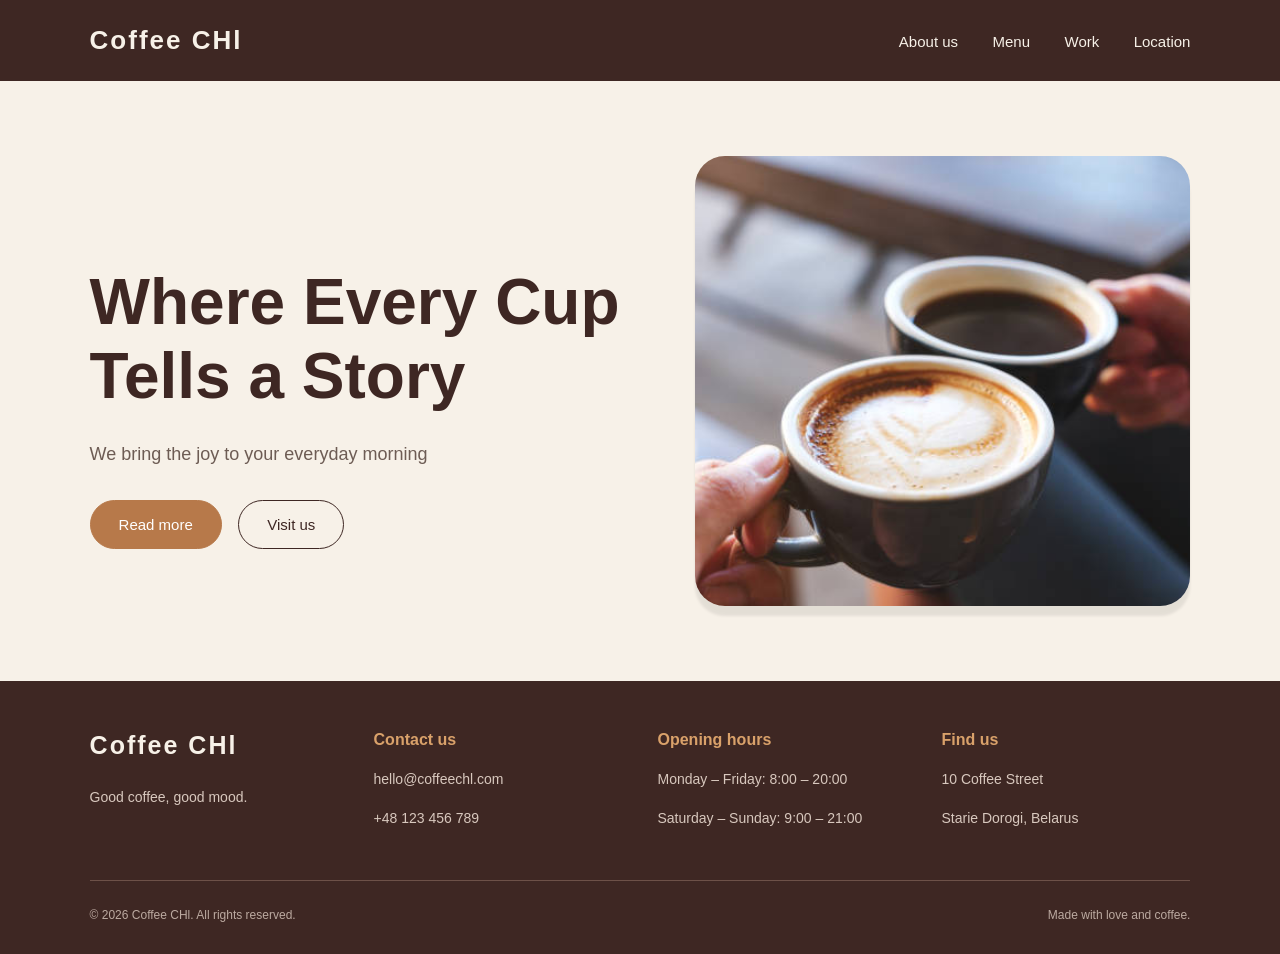
<file: index.html>
<!DOCTYPE html>
<html lang="ru">
<head>
<meta charset="UTF-8">
<meta name="viewport" content="width=device-width, initial-scale=1.0">
<title>Coffee CHl</title>
<link rel="stylesheet" href="style.css">
</head>
<body>
<header>
    <h3>Coffee CHl</h3>
<nav>

<a href="about.html">About us</a>
<a href="#menu">Menu</a>
<a href="#job">Work</a>
<a href="#map">Location</a>
</nav>
</header>
<section id="about">
 <div class="about-text">
        <h1>Where Every Cup<br>Tells a Story</h1>
        <h5>We bring the joy to your everyday morning</h5>
        <button class="but1">Read more</button>
        <button class="but2">Visit us</button>
    </div>
    <img src="coffee.jpg" alt="A cup of coffee" class="coffee-image">
</section>
<footer>
    <div class="footer-main">
        <div class="footer-brand">
            <h3>Coffee CHl</h3>
            <p>Good coffee, good mood.</p>
        </div>
        <div class="footer-contacts">
            <h4>Contact us</h4>
            <p>hello@coffeechl.com</p>
            <p>+48 123 456 789</p>
        </div>
        <div class="footer-hours">
            <h4>Opening hours</h4>
            <p>Monday – Friday: 8:00 – 20:00</p>
            <p>Saturday – Sunday: 9:00 – 21:00</p>
        </div>
        <div class="footer-location">
            <h4>Find us</h4>
            <p>10 Coffee Street</p>
            <p>Starie Dorogi, Belarus</p>
        </div>
    </div>
    <div class="footer-bottom">
        <p>&copy; 2026 Coffee CHl. All rights reserved.</p>
        <p>Made with love and coffee.</p>
    </div>
</footer>
</body>
</html>
</file>
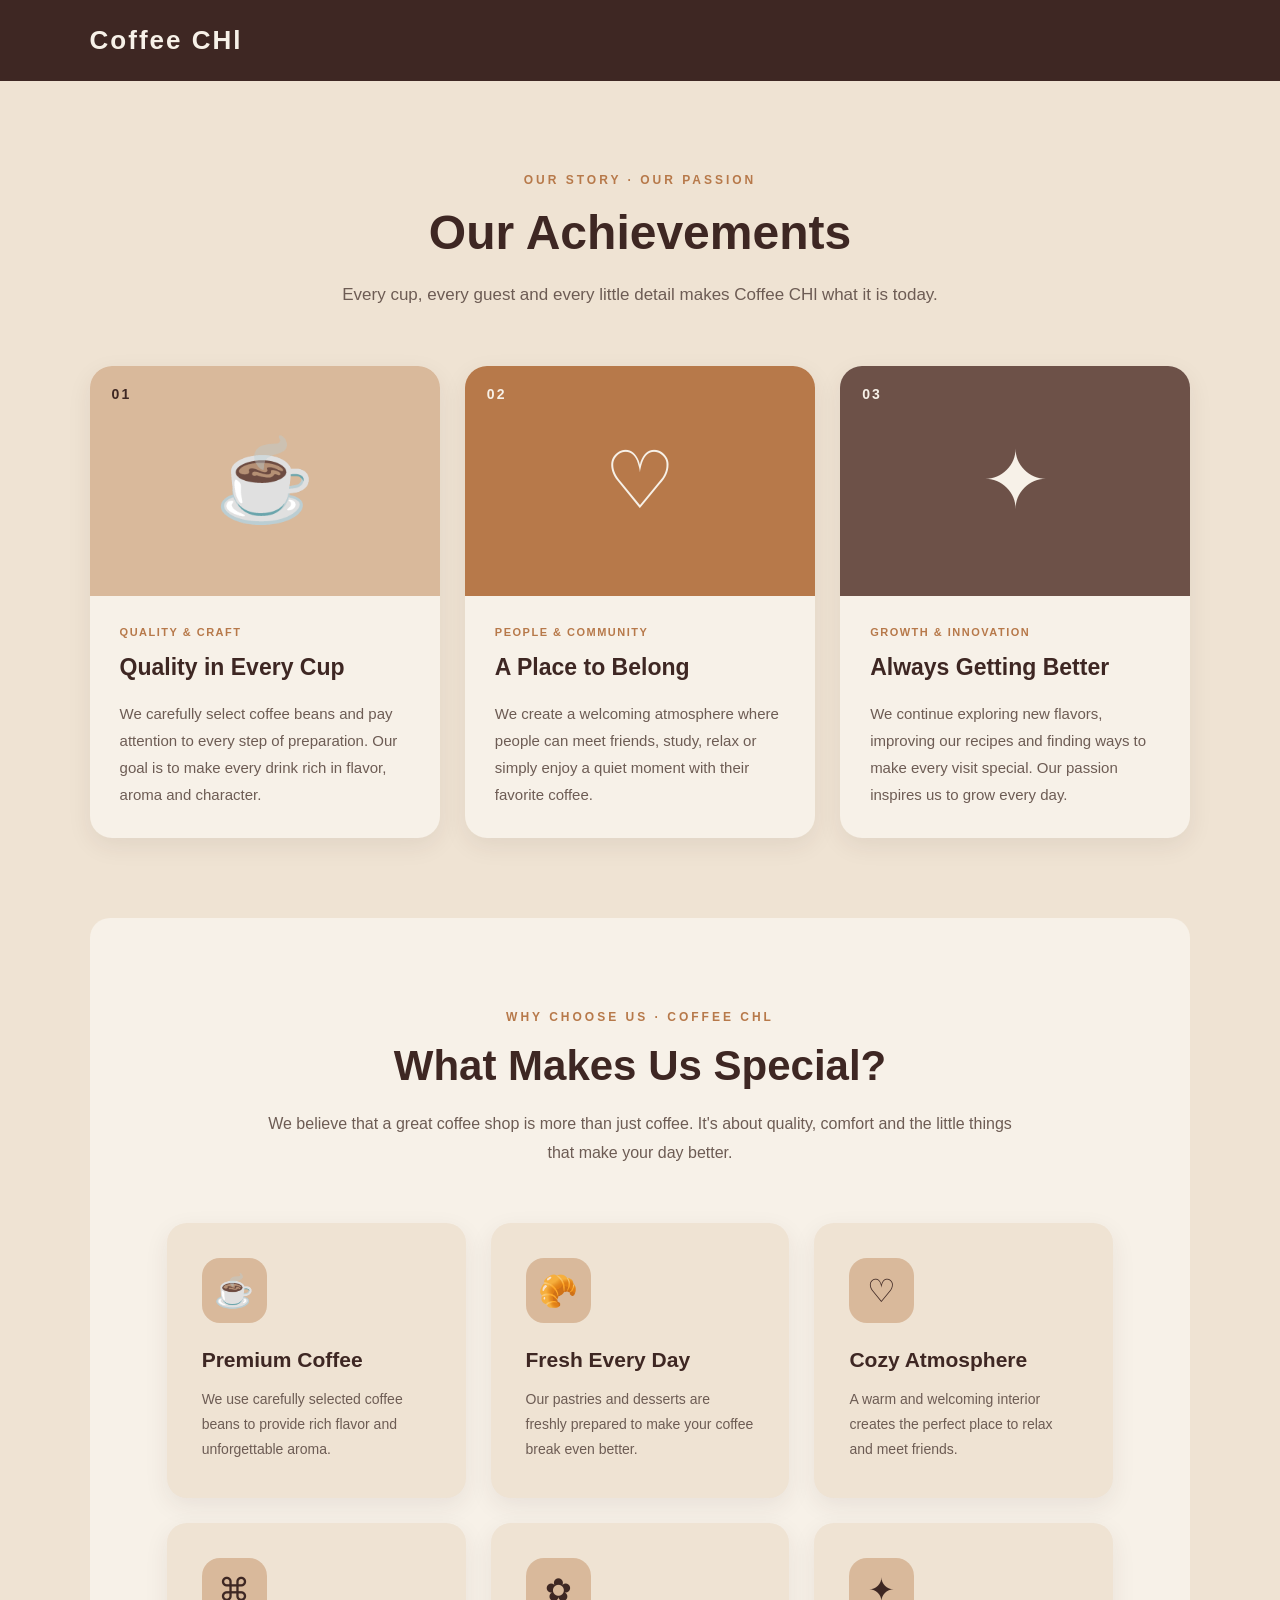
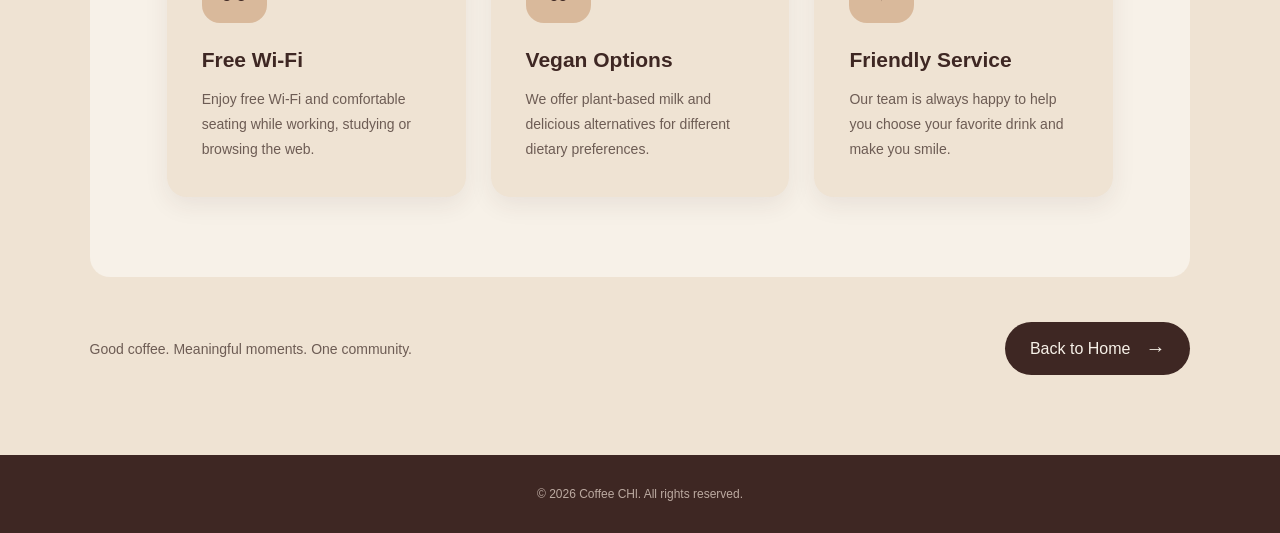
<file: about.html>
<!DOCTYPE html>
<html lang="en">
<head>
    <meta charset="UTF-8">
    <meta name="viewport" content="width=device-width, initial-scale=1.0">
    <title>Our Achievements | Coffee CHl</title>
    <link rel="stylesheet" href="about.css">
</head>

<body>

    <header>
        <h3>Coffee CHl</h3>
    </header>

    <main>

        <section class="achievements">

            <div class="section-heading">
                <p class="eyebrow">OUR STORY · OUR PASSION</p>

                <h1>Our Achievements</h1>

                <p class="section-description">
                    Every cup, every guest and every little detail
                    makes Coffee CHl what it is today.
                </p>
            </div>

            <div class="achievements-container">

                <!-- First achievement -->
                <article class="achievement-card card-one">

                    <div class="card-visual visual-one">
                        <span>01</span>
                        <div class="coffee-symbol">☕</div>
                    </div>

                    <div class="card-content">
                        <p class="card-label">QUALITY & CRAFT</p>

                        <h2>Quality in Every Cup</h2>

                        <p>
                            We carefully select coffee beans and pay
                            attention to every step of preparation.
                            Our goal is to make every drink rich in
                            flavor, aroma and character.
                        </p>
                    </div>

                </article>

        
                <article class="achievement-card card-two">

                    <div class="card-visual visual-two">
                        <span>02</span>
                        <div class="coffee-symbol">♡</div>
                    </div>

                    <div class="card-content">
                        <p class="card-label">PEOPLE & COMMUNITY</p>

                        <h2>A Place to Belong</h2>

                        <p>
                            We create a welcoming atmosphere where
                            people can meet friends, study, relax
                            or simply enjoy a quiet moment with
                            their favorite coffee.
                        </p>
                    </div>

                </article>

              
                <article class="achievement-card card-three">

                    <div class="card-visual visual-three">
                        <span>03</span>
                        <div class="coffee-symbol">✦</div>
                    </div>

                    <div class="card-content">
                        <p class="card-label">GROWTH & INNOVATION</p>

                        <h2>Always Getting Better</h2>

                        <p>
                            We continue exploring new flavors,
                            improving our recipes and finding ways
                            to make every visit special.
                            Our passion inspires us to grow every day.
                        </p>
                    </div>

                </article>

            </div>


<section class="advantages">

    <div class="advantages-heading">
        <p class="eyebrow">WHY CHOOSE US · COFFEE CHL</p>

        <h2>What Makes Us Special?</h2>

        <p>
            We believe that a great coffee shop is more than
            just coffee. It's about quality, comfort and
            the little things that make your day better.
        </p>
    </div>

    <div class="advantages-grid">

        <article class="advantage-card">
            <div class="advantage-icon">☕</div>
            <h3>Premium Coffee</h3>
            <p>
                We use carefully selected coffee beans
                to provide rich flavor and unforgettable aroma.
            </p>
        </article>

        <article class="advantage-card">
            <div class="advantage-icon">🥐</div>
            <h3>Fresh Every Day</h3>
            <p>
                Our pastries and desserts are freshly prepared
                to make your coffee break even better.
            </p>
        </article>

        <article class="advantage-card">
            <div class="advantage-icon">♡</div>
            <h3>Cozy Atmosphere</h3>
            <p>
                A warm and welcoming interior creates
                the perfect place to relax and meet friends.
            </p>
        </article>

        <article class="advantage-card">
            <div class="advantage-icon">⌘</div>
            <h3>Free Wi-Fi</h3>
            <p>
                Enjoy free Wi-Fi and comfortable seating
                while working, studying or browsing the web.
            </p>
        </article>

        <article class="advantage-card">
            <div class="advantage-icon">✿</div>
            <h3>Vegan Options</h3>
            <p>
                We offer plant-based milk and delicious
                alternatives for different dietary preferences.
            </p>
        </article>

        <article class="advantage-card">
            <div class="advantage-icon">✦</div>
            <h3>Friendly Service</h3>
            <p>
                Our team is always happy to help you
                choose your favorite drink and make you smile.
            </p>
        </article>

    </div>

</section>
            <div class="achievements-footer">
                <p>Good coffee. Meaningful moments. One community.</p>

                <a href="index.html" class="back-button">
                    Back to Home <span>→</span>
                </a>
            </div>

        </section>

    </main>

    <footer>
        <p>© 2026 Coffee CHl. All rights reserved.</p>
    </footer>

</body>
</html>
</file>
<file: style.css>
* {
    box-sizing: border-box;
}

body {
    margin: 0;
    background-color: #F7F1E8;
    color: #3E2723;
    font-family: Arial, sans-serif;
}
header {
    background-color: #3E2723;
      color: #F7F1E8;
    padding: 25px 7%;
}

header h3 {
    display: inline-block;
    font-size: 26px;
    margin: 0;
    letter-spacing: 2px;
}

nav {
    float: right;
    padding-top: 8px; 
    border-bottom:#6D5148;
}

nav a {
    color: #F7F1E8;
    text-decoration: none;
    margin-left: 30px;
    font-size: 15px;
    transition: 0.3s;
}

nav a:hover {
    color: #B7794A;
}
#about {
    padding: 100px 7%;
    min-height: 600px;
    display: flex;
    align-items: center;
    justify-content: space-between;
    gap: 50px;
    padding: 70px 7%;
}

#about h1 {
    font-size: 64px;
    line-height: 1.15;
    margin-bottom: 25px;
}

#about h5 {
    color: #6D5C54;
    font-size: 18px;
    font-weight: normal;
    margin-bottom: 35px;
}
.but1,
.but2 {
    padding: 15px 28px;
    border-radius: 30px;
    font-size: 15px;
    cursor: pointer;
    transition: 0.3s;
}

.but1 {
    background-color: #B7794A;
    color: white;
    border: 1px solid #B7794A;
}

.but1:hover {
    background-color: #8F5935;
     scale: 120%;
}

.but2 {
    background-color: transparent;
    color: #3E2723;
    border: 1px solid #3E2723;
    margin-left: 12px;
    transition: 0.3s;
}

.but2:hover {
    background-color: #3E2723;
    color: white;
    scale: 120%;
}


.about-text {
    flex: 1;
}

.coffee-image {
    width: 45%;
    max-width: 500px;
    height: 450px;
    object-fit: cover;
    border-radius: 30px;
    box-shadow: 0 10px 3px rgba(0, 0, 0, 0.08);

}
footer {
    background-color: #3E2723;
    color: #F7F1E8;
    padding: 50px 7% 20px;
}

.footer-main {
    display: flex;
    justify-content: space-between;
    gap: 35px;
    flex-wrap: wrap;
    padding-bottom: 35px;
}

.footer-main h3 {
    font-size: 25px;
    letter-spacing: 2px;
    margin-top: 0;
}

.footer-main h4 {
    font-size: 16px;
    color: #D9A16A;
    margin-top: 0;
    margin-bottom: 18px;
}

.footer-main p {
    color: #D8C8BE;
    font-size: 14px;
    line-height: 1.8;
}

.footer-brand,
.footer-contacts,
.footer-hours,
.footer-location {
    flex: 1;
    min-width: 180px;
}

.footer-bottom {
    border-top: 1px solid #6D5148;
    padding-top: 15px;
    display: flex;
    justify-content: space-between;
    gap: 15px;
    flex-wrap: wrap;
}

.footer-bottom p {
    color: #BCAAA1;
    font-size: 12px;
}

@media (max-width: 768px) {

    header {
        padding: 20px 5%;
    }

    header h3 {
        font-size: 22px;
    }

    nav {
        float: none;
        padding-top: 15px;
        display: flex;
        flex-wrap: wrap;
        gap: 12px;
    }

    nav a {
        margin-left: 0;
        font-size: 14px;
    }

    #about {
        flex-direction: column;
        align-items: stretch;
        gap: 30px;
        padding: 40px 5%;
        min-height: auto;
    }

    #about h1 {
        font-size: 40px;
    }

    #about h5 {
        font-size: 16px;
    }

    .coffee-image {
        width: 100%;
        max-width: none;
        height: 300px;
    }

    footer {
        padding: 35px 5% 20px;
    }

    .footer-main {
        gap: 25px;
    }

    .footer-brand,
    .footer-contacts,
    .footer-hours,
    .footer-location {
        flex: 1 1 40%;
    }

    .footer-bottom {
        flex-direction: column;
        gap: 5px;
    }
}
</file>
<file: about.css>
* {
    box-sizing: border-box;
}

body {
    margin: 0;
    background-color: #F7F1E8;
    color: #3E2723;
    font-family: Arial, sans-serif;
}

header {
    background-color: #3E2723;
    color: #F7F1E8;
    padding: 25px 7%;
    display: flex;
    justify-content: space-between;
    align-items: center;
    flex-wrap: wrap;
    gap: 20px;
}

header h3 {
    font-size: 26px;
    margin: 0;
    letter-spacing: 2px;
}

nav {
    display: flex;
    flex-wrap: wrap;
    gap: 30px;
}

nav a {
    color: #F7F1E8;
    text-decoration: none;
    font-size: 15px;
    transition: 0.3s;
}

nav a:hover {
    color: #B7794A;
}


.achievements {
    padding: 80px 7%;
    background-color: #EFE3D3;
    min-height: 80vh;
}

.section-heading {
    max-width: 750px;
    margin: 0 auto 55px;
    text-align: center;
}

.eyebrow {
    color: #B7794A;
    font-size: 12px;
    font-weight: bold;
    letter-spacing: 3px;
    margin-bottom: 18px;
}

.section-heading h1 {
    font-size: 48px;
    margin: 0 0 20px;
}

.section-description {
    color: #6D5C54;
    font-size: 17px;
    line-height: 1.8;
}

.achievements-container {
    display: flex;
    justify-content: center;
    align-items: stretch;
    gap: 25px;
    max-width: 1440px;
    margin: 0 auto;
}

.achievement-card {
    flex: 1 1 0;
    min-width: 0;
    background-color: #F7F1E8;
    border-radius: 22px;
    overflow: hidden;
    box-shadow: 0 8px 25px rgba(62, 39, 35, 0.08);
    transition: transform 0.3s, box-shadow 0.3s;
}

.achievement-card:hover {
    transform: translateY(-8px);
    box-shadow: 0 15px 30px rgba(62, 39, 35, 0.15);
}

.card-visual {
    height: 230px;
    display: flex;
    align-items: center;
    justify-content: center;
    position: relative;
}

.card-visual span {
    position: absolute;
    top: 20px;
    left: 22px;
    font-size: 14px;
    font-weight: bold;
    letter-spacing: 2px;
}

.visual-one {
    background-color: #D9B99B;
    color: #3E2723;
}

.visual-two {
    background-color: #B7794A;
    color: #F7F1E8;
}

.visual-three {
    background-color: #6D5148;
    color: #F7F1E8;
}

.coffee-symbol {
    font-size: 80px;
}


.card-content {
    padding: 30px;
}

.card-label {
    color: #B7794A;
    font-size: 11px;
    font-weight: bold;
    letter-spacing: 1.5px;
    margin: 0 0 15px;
}

.card-content h2 {
    font-size: 23px;
    line-height: 1.3;
    margin: 0 0 18px;
}

.card-content > p:last-child {
    color: #6D5C54;
    font-size: 15px;
    line-height: 1.8;
    margin: 0;
}


.achievements-footer {
    max-width: 1440px;
    margin: 45px auto 0;
    display: flex;
    justify-content: space-between;
    align-items: center;
    gap: 25px;
    flex-wrap: wrap;
}

.achievements-footer p {
    color: #6D5C54;
    font-size: 14px;
}

.back-button {
    display: inline-flex;
    align-items: center;
    gap: 15px;
    padding: 15px 25px;
    background-color: #3E2723;
    color: #F7F1E8;
    border-radius: 30px;
    text-decoration: none;
    transition: background-color 0.3s;
    transition: 0.3s;
}

.back-button:hover {
    background-color: #B7794A;
    transition: 0.3s;
    transform: scale(120%);
}

.back-button span {
    font-size: 20px;
}


footer {
    background-color: #3E2723;
    color: #BCAAA1;
    text-align: center;
    padding: 20px;
    font-size: 12px;
}

@media (max-width: 768px) {
    .achievements-container {
        display: flex;
        flex-direction: column;
        align-items: stretch;
        gap: 20px;
    }

    .achievement-card {
        width: 100%;
        flex: none;
    }

    .card-content {
        padding: 10px;
    }

    .card-content h2 {
        font-size: 14px;
    }

    .card-content p {
        font-size: 11px;
        overflow-wrap: anywhere;
    }

    .card-visual {
        height: 100px;
    }

    .coffee-symbol {
        font-size: 40px;
    }
}


.advantages {
    padding: 80px 7%;
    background-color: #F7F1E8;
    margin-top: 80px;
    border-radius: 20px;
}

.advantages-heading {
    max-width: 750px;
    margin: 0 auto 55px;
    text-align: center;
}

.advantages-heading h2 {
    font-size: 42px;
    margin: 0 0 20px;
}

.advantages-heading > p:last-child {
    color: #6D5C54;
    font-size: 16px;
    line-height: 1.8;
}



.advantages-grid {
    display: grid;
    grid-template-columns: repeat(3, 1fr);
    gap: 25px;
    max-width: 1440px;
    margin: 0 auto;
}


.advantage-card {
    background-color: #EFE3D3;
    padding: 35px;
    border-radius: 20px;
    box-shadow: 0 8px 25px rgba(62, 39, 35, 0.08);
    transition: transform 0.3s, box-shadow 0.3s;
}

.advantage-card:hover {
    transform: translateY(-8px);
    box-shadow: 0 15px 30px rgba(62, 39, 35, 0.15);
}

.advantage-icon {
    width: 65px;
    height: 65px;
    display: flex;
    align-items: center;
    justify-content: center;
    background-color: #D9B99B;
    color: #3E2723;
    border-radius: 18px;
    font-size: 32px;
    margin-bottom: 25px;
}

.advantage-card h3 {
    font-size: 21px;
    margin: 0 0 15px;
}

.advantage-card p {
    color: #6D5C54;
    font-size: 14px;
    line-height: 1.8;
    margin: 0;
}



@media (max-width: 900px) {

    .advantages-grid {
        grid-template-columns: repeat(2, 1fr);
        gap: 20px;
    }

}

@media (max-width: 600px) {

    .advantages {
        padding: 50px 5%;
    }

    .advantages-heading h2 {
        font-size: 30px;
    }

    .advantages-grid {
        grid-template-columns: 2fr;
        gap: 18px;
    }

    .advantage-card {
        padding: 25px;
    }

}
</file>
